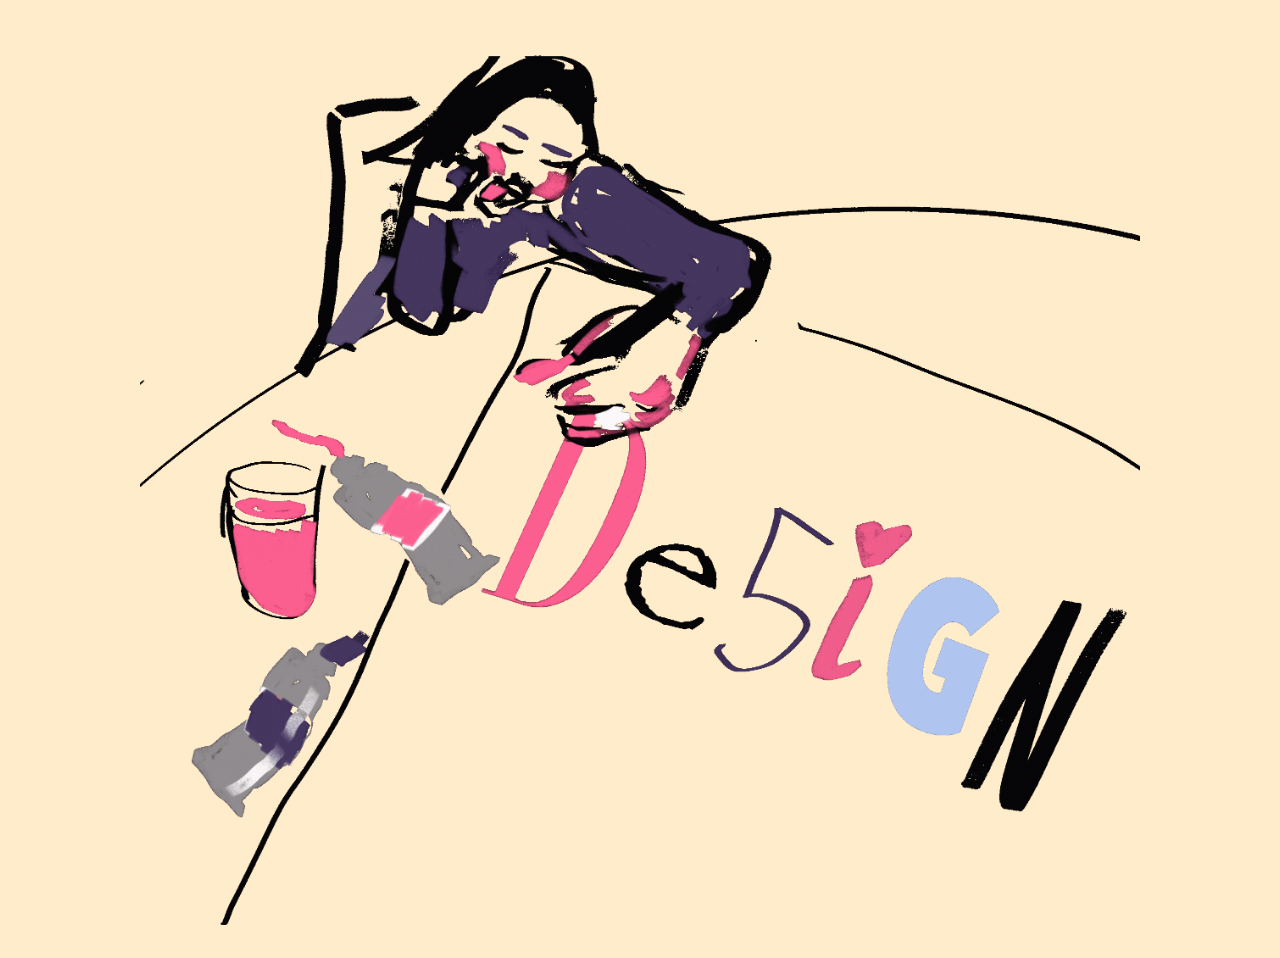
<file: page5.html>
<!DOCTYPE html>
<body style='background-color: #ffeccb '></body>
<html>
    <head>
        <script type="text/javascript">
            // <![CDATA[
            var colour="random"; // in addition to "random" can be set to any valid colour eg "#f0f" or "red"
            var sparkles=50;
            
            /****************************
            *  Tinkerbell Magic Sparkle *
            *(c)2005-13 mf2fm web-design*
            *  http://www.mf2fm.com/rv  *
            * DON'T EDIT BELOW THIS BOX *
            ****************************/
            var x=ox=400;
            var y=oy=300;
            var swide=800;
            var shigh=600;
            var sleft=sdown=0;
            var tiny=new Array();
            var star=new Array();
            var starv=new Array();
            var starx=new Array();
            var stary=new Array();
            var tinyx=new Array();
            var tinyy=new Array();
            var tinyv=new Array();
            
            window.onload=function() { if (document.getElementById) {
              var i, rats, rlef, rdow;
              for (var i=0; i<sparkles; i++) {
                var rats=createDiv(3, 3);
                rats.style.visibility="hidden";
                rats.style.zIndex="999";
                document.body.appendChild(tiny[i]=rats);
                starv[i]=0;
                tinyv[i]=0;
                var rats=createDiv(5, 5);
                rats.style.backgroundColor="transparent";
                rats.style.visibility="hidden";
                rats.style.zIndex="999";
                var rlef=createDiv(1, 5);
                var rdow=createDiv(5, 1);
                rats.appendChild(rlef);
                rats.appendChild(rdow);
                rlef.style.top="2px";
                rlef.style.left="0px";
                rdow.style.top="0px";
                rdow.style.left="2px";
                document.body.appendChild(star[i]=rats);
              }
              set_width();
              sparkle();
            }}
            
            function sparkle() {
              var c;
              if (Math.abs(x-ox)>1 || Math.abs(y-oy)>1) {
                ox=x;
                oy=y;
                for (c=0; c<sparkles; c++) if (!starv[c]) {
                  star[c].style.left=(starx[c]=x)+"px";
                  star[c].style.top=(stary[c]=y+1)+"px";
                  star[c].style.clip="rect(0px, 5px, 5px, 0px)";
                  star[c].childNodes[0].style.backgroundColor=star[c].childNodes[1].style.backgroundColor=(colour=="random")?newColour():colour;
                  star[c].style.visibility="visible";
                  starv[c]=50;
                  break;
                }
              }
              for (c=0; c<sparkles; c++) {
                if (starv[c]) update_star(c);
                if (tinyv[c]) update_tiny(c);
              }
              setTimeout("sparkle()", 40);
            }
            
            function update_star(i) {
              if (--starv[i]==25) star[i].style.clip="rect(1px, 4px, 4px, 1px)";
              if (starv[i]) {
                stary[i]+=1+Math.random()*3;
                starx[i]+=(i%5-2)/5;
                if (stary[i]<shigh+sdown) {
                  star[i].style.top=stary[i]+"px";
                  star[i].style.left=starx[i]+"px";
                }
                else {
                  star[i].style.visibility="hidden";
                  starv[i]=0;
                  return;
                }
              }
              else {
                tinyv[i]=50;
                tiny[i].style.top=(tinyy[i]=stary[i])+"px";
                tiny[i].style.left=(tinyx[i]=starx[i])+"px";
                tiny[i].style.width="2px";
                tiny[i].style.height="2px";
                tiny[i].style.backgroundColor=star[i].childNodes[0].style.backgroundColor;
                star[i].style.visibility="hidden";
                tiny[i].style.visibility="visible"
              }
            }
            
            function update_tiny(i) {
              if (--tinyv[i]==25) {
                tiny[i].style.width="1px";
                tiny[i].style.height="1px";
              }
              if (tinyv[i]) {
                tinyy[i]+=1+Math.random()*3;
                tinyx[i]+=(i%5-2)/5;
                if (tinyy[i]<shigh+sdown) {
                  tiny[i].style.top=tinyy[i]+"px";
                  tiny[i].style.left=tinyx[i]+"px";
                }
                else {
                  tiny[i].style.visibility="hidden";
                  tinyv[i]=0;
                  return;
                }
              }
              else tiny[i].style.visibility="hidden";
            }
            
            document.onmousemove=mouse;
            function mouse(e) {
              if (e) {
                y=e.pageY;
                x=e.pageX;
              }
              else {
                set_scroll();
                y=event.y+sdown;
                x=event.x+sleft;
              }
            }
            
            window.onscroll=set_scroll;
            function set_scroll() {
              if (typeof(self.pageYOffset)=='number') {
                sdown=self.pageYOffset;
                sleft=self.pageXOffset;
              }
              else if (document.body && (document.body.scrollTop || document.body.scrollLeft)) {
                sdown=document.body.scrollTop;
                sleft=document.body.scrollLeft;
              }
              else if (document.documentElement && (document.documentElement.scrollTop || document.documentElement.scrollLeft)) {
                sleft=document.documentElement.scrollLeft;
                sdown=document.documentElement.scrollTop;
              }
              else {
                sdown=0;
                sleft=0;
              }
            }
            
            window.onresize=set_width;
            function set_width() {
              var sw_min=999999;
              var sh_min=999999;
              if (document.documentElement && document.documentElement.clientWidth) {
                if (document.documentElement.clientWidth>0) sw_min=document.documentElement.clientWidth;
                if (document.documentElement.clientHeight>0) sh_min=document.documentElement.clientHeight;
              }
              if (typeof(self.innerWidth)=='number' && self.innerWidth) {
                if (self.innerWidth>0 && self.innerWidth<sw_min) sw_min=self.innerWidth;
                if (self.innerHeight>0 && self.innerHeight<sh_min) sh_min=self.innerHeight;
              }
              if (document.body.clientWidth) {
                if (document.body.clientWidth>0 && document.body.clientWidth<sw_min) sw_min=document.body.clientWidth;
                if (document.body.clientHeight>0 && document.body.clientHeight<sh_min) sh_min=document.body.clientHeight;
              }
              if (sw_min==999999 || sh_min==999999) {
                sw_min=800;
                sh_min=600;
              }
              swide=sw_min;
              shigh=sh_min;
            }
            
            function createDiv(height, width) {
              var div=document.createElement("div");
              div.style.position="absolute";
              div.style.height=height+"px";
              div.style.width=width+"px";
              div.style.overflow="hidden";
              return (div);
            }
            
            function newColour() {
              var c=new Array();
              c[0]=255;
              c[1]=Math.floor(Math.random()*256);
              c[2]=Math.floor(Math.random()*(256-c[1]/2));
              c.sort(function(){return (0.5 - Math.random());});
              return ("rgb("+c[0]+", "+c[1]+", "+c[2]+")");
            }
            // ]]>
            </script>
        <title>Design</title>
        <link rel="stylesheet" href="style.css">
    </head>
    <body>
        <a href="page6.html">
            <img class="design" src="Design.gif">
        </a>
    </body>
</html>
</file>
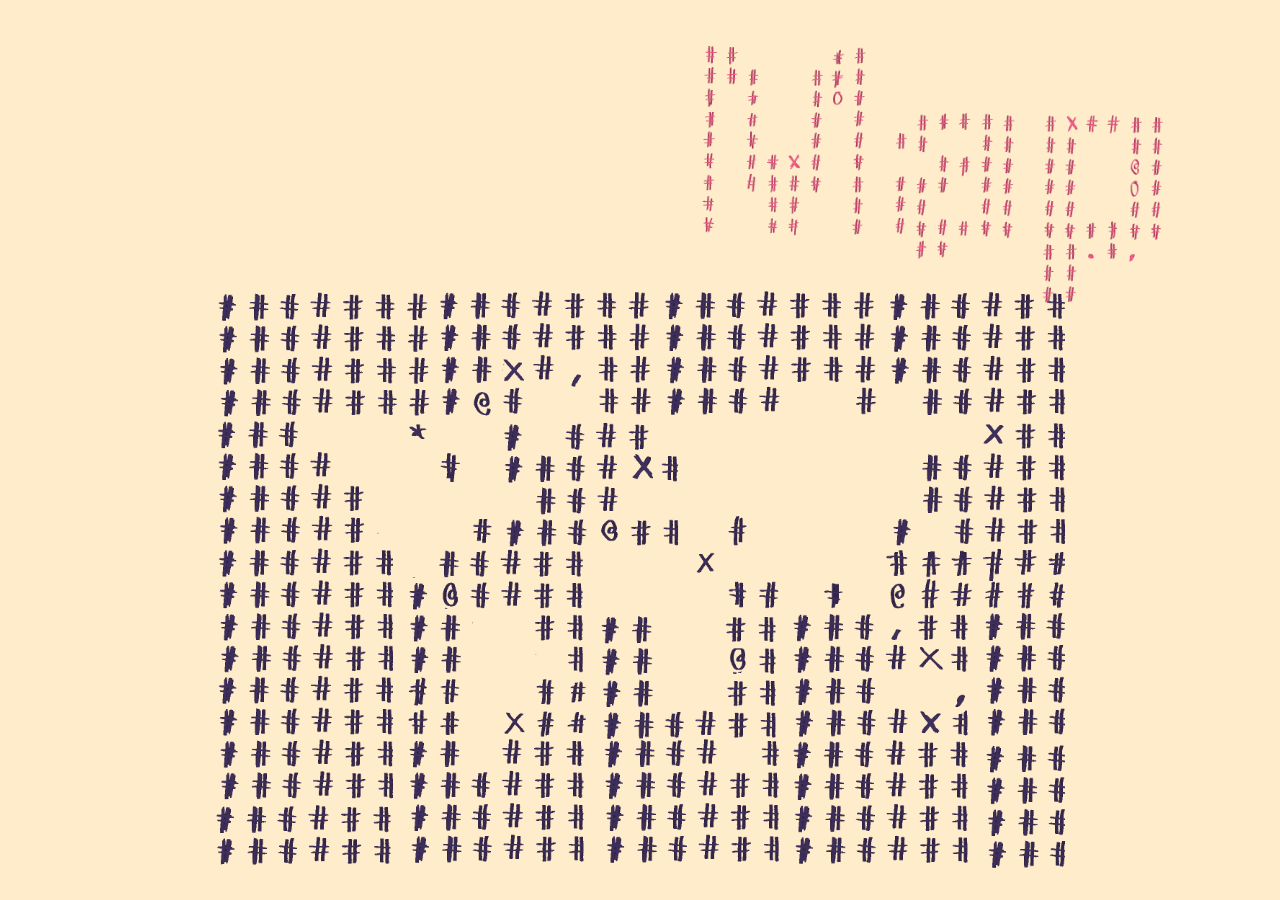
<file: page6.html>
<!DOCTYPE html>
<body style='background-color: #ffeccb '></body>
<html>
    <head>
        <script type="text/javascript">
            // <![CDATA[
            var colour="random"; // in addition to "random" can be set to any valid colour eg "#f0f" or "red"
            var sparkles=50;
            
            /****************************
            *  Tinkerbell Magic Sparkle *
            *(c)2005-13 mf2fm web-design*
            *  http://www.mf2fm.com/rv  *
            * DON'T EDIT BELOW THIS BOX *
            ****************************/
            var x=ox=400;
            var y=oy=300;
            var swide=800;
            var shigh=600;
            var sleft=sdown=0;
            var tiny=new Array();
            var star=new Array();
            var starv=new Array();
            var starx=new Array();
            var stary=new Array();
            var tinyx=new Array();
            var tinyy=new Array();
            var tinyv=new Array();
            
            window.onload=function() { if (document.getElementById) {
              var i, rats, rlef, rdow;
              for (var i=0; i<sparkles; i++) {
                var rats=createDiv(3, 3);
                rats.style.visibility="hidden";
                rats.style.zIndex="999";
                document.body.appendChild(tiny[i]=rats);
                starv[i]=0;
                tinyv[i]=0;
                var rats=createDiv(5, 5);
                rats.style.backgroundColor="transparent";
                rats.style.visibility="hidden";
                rats.style.zIndex="999";
                var rlef=createDiv(1, 5);
                var rdow=createDiv(5, 1);
                rats.appendChild(rlef);
                rats.appendChild(rdow);
                rlef.style.top="2px";
                rlef.style.left="0px";
                rdow.style.top="0px";
                rdow.style.left="2px";
                document.body.appendChild(star[i]=rats);
              }
              set_width();
              sparkle();
            }}
            
            function sparkle() {
              var c;
              if (Math.abs(x-ox)>1 || Math.abs(y-oy)>1) {
                ox=x;
                oy=y;
                for (c=0; c<sparkles; c++) if (!starv[c]) {
                  star[c].style.left=(starx[c]=x)+"px";
                  star[c].style.top=(stary[c]=y+1)+"px";
                  star[c].style.clip="rect(0px, 5px, 5px, 0px)";
                  star[c].childNodes[0].style.backgroundColor=star[c].childNodes[1].style.backgroundColor=(colour=="random")?newColour():colour;
                  star[c].style.visibility="visible";
                  starv[c]=50;
                  break;
                }
              }
              for (c=0; c<sparkles; c++) {
                if (starv[c]) update_star(c);
                if (tinyv[c]) update_tiny(c);
              }
              setTimeout("sparkle()", 40);
            }
            
            function update_star(i) {
              if (--starv[i]==25) star[i].style.clip="rect(1px, 4px, 4px, 1px)";
              if (starv[i]) {
                stary[i]+=1+Math.random()*3;
                starx[i]+=(i%5-2)/5;
                if (stary[i]<shigh+sdown) {
                  star[i].style.top=stary[i]+"px";
                  star[i].style.left=starx[i]+"px";
                }
                else {
                  star[i].style.visibility="hidden";
                  starv[i]=0;
                  return;
                }
              }
              else {
                tinyv[i]=50;
                tiny[i].style.top=(tinyy[i]=stary[i])+"px";
                tiny[i].style.left=(tinyx[i]=starx[i])+"px";
                tiny[i].style.width="2px";
                tiny[i].style.height="2px";
                tiny[i].style.backgroundColor=star[i].childNodes[0].style.backgroundColor;
                star[i].style.visibility="hidden";
                tiny[i].style.visibility="visible"
              }
            }
            
            function update_tiny(i) {
              if (--tinyv[i]==25) {
                tiny[i].style.width="1px";
                tiny[i].style.height="1px";
              }
              if (tinyv[i]) {
                tinyy[i]+=1+Math.random()*3;
                tinyx[i]+=(i%5-2)/5;
                if (tinyy[i]<shigh+sdown) {
                  tiny[i].style.top=tinyy[i]+"px";
                  tiny[i].style.left=tinyx[i]+"px";
                }
                else {
                  tiny[i].style.visibility="hidden";
                  tinyv[i]=0;
                  return;
                }
              }
              else tiny[i].style.visibility="hidden";
            }
            
            document.onmousemove=mouse;
            function mouse(e) {
              if (e) {
                y=e.pageY;
                x=e.pageX;
              }
              else {
                set_scroll();
                y=event.y+sdown;
                x=event.x+sleft;
              }
            }
            
            window.onscroll=set_scroll;
            function set_scroll() {
              if (typeof(self.pageYOffset)=='number') {
                sdown=self.pageYOffset;
                sleft=self.pageXOffset;
              }
              else if (document.body && (document.body.scrollTop || document.body.scrollLeft)) {
                sdown=document.body.scrollTop;
                sleft=document.body.scrollLeft;
              }
              else if (document.documentElement && (document.documentElement.scrollTop || document.documentElement.scrollLeft)) {
                sleft=document.documentElement.scrollLeft;
                sdown=document.documentElement.scrollTop;
              }
              else {
                sdown=0;
                sleft=0;
              }
            }
            
            window.onresize=set_width;
            function set_width() {
              var sw_min=999999;
              var sh_min=999999;
              if (document.documentElement && document.documentElement.clientWidth) {
                if (document.documentElement.clientWidth>0) sw_min=document.documentElement.clientWidth;
                if (document.documentElement.clientHeight>0) sh_min=document.documentElement.clientHeight;
              }
              if (typeof(self.innerWidth)=='number' && self.innerWidth) {
                if (self.innerWidth>0 && self.innerWidth<sw_min) sw_min=self.innerWidth;
                if (self.innerHeight>0 && self.innerHeight<sh_min) sh_min=self.innerHeight;
              }
              if (document.body.clientWidth) {
                if (document.body.clientWidth>0 && document.body.clientWidth<sw_min) sw_min=document.body.clientWidth;
                if (document.body.clientHeight>0 && document.body.clientHeight<sh_min) sh_min=document.body.clientHeight;
              }
              if (sw_min==999999 || sh_min==999999) {
                sw_min=800;
                sh_min=600;
              }
              swide=sw_min;
              shigh=sh_min;
            }
            
            function createDiv(height, width) {
              var div=document.createElement("div");
              div.style.position="absolute";
              div.style.height=height+"px";
              div.style.width=width+"px";
              div.style.overflow="hidden";
              return (div);
            }
            
            function newColour() {
              var c=new Array();
              c[0]=255;
              c[1]=Math.floor(Math.random()*256);
              c[2]=Math.floor(Math.random()*(256-c[1]/2));
              c.sort(function(){return (0.5 - Math.random());});
              return ("rgb("+c[0]+", "+c[1]+", "+c[2]+")");
            }
            // ]]>
            </script>
        <title>map</title>
        <link rel="stylesheet" href="style.css">
    </head>
    <body>
        <a href="index.html">
            <img class="map" src="map.gif">
        </a>
        <img class="mapTitle" src="mapTitle.gif"
    </body>
</html>
</file>
<file: style.css>
body {
    padding:0;
    margin:0;
    background:#BEA895;
}

img {
    position:absolute;
    top:50%;
    left:50%;
    transform:translate(-50%, -50%);
}

.design {
    width:1000px;
    height:auto;
}

.caffeine {
    width:500px;
    height:auto;
}

.teeth {
    width:1500px;
    height:auto;
    margin-bottom: 10px;
}

.map {
    top: 65%;
    width:850px;
    height:auto;
}

.pattern {
    width:1000px;
    height:auto;
}

.propaganda {
    width:400px;
    height:auto;
}
.face {
    position: absolute;
    width: 500px;
    height:auto;
}
.mona-lisa {
    position: fixed;
    width: 800px;
    height:auto;
}

@keyframes spinLipstick {
    from{transform: rotate(0deg);}
    to{transform: rotate (360deg);}
}

@keyframes spinLipstick {
    from{transform: rotate(0deg);}
    to{transform: rotate (360deg);}
}

.clock {
    position:absolute;
    transform:translate(-50%, -50%);
}

.lipsticks {
    position: absolute;
    top: 55%;
    left: 300px;
    width: 700px;
    height: auto;

}
.face {
    position: absolute;
    top: 400px;
    left: 300px;
    width: 700px;
    height: auto;
}

.faceSlideshow {
    position: fixed;
    width: 1500px;
    height: auto;
    left: 1200px;
    top: 30%;
}

.faceTitle {
    width: 1000px;
    height: auto;
    position: fixed;
    top: 70%;
    left: 1000px;
}
.LipstickTitle {
    width: 1000px;
    height: auto;
    top: 35%;
    left: 65%;
}
.routine {
    width: 800px;
    height: auto;
    top: 80%;
    left: 75%;
}

.mapTitle {
    width: 500px;
    height: auto;
    top: 20%;
    left: 73%;
}
.stars {
    width: 1500px;
    height: auto;
}
</file>
